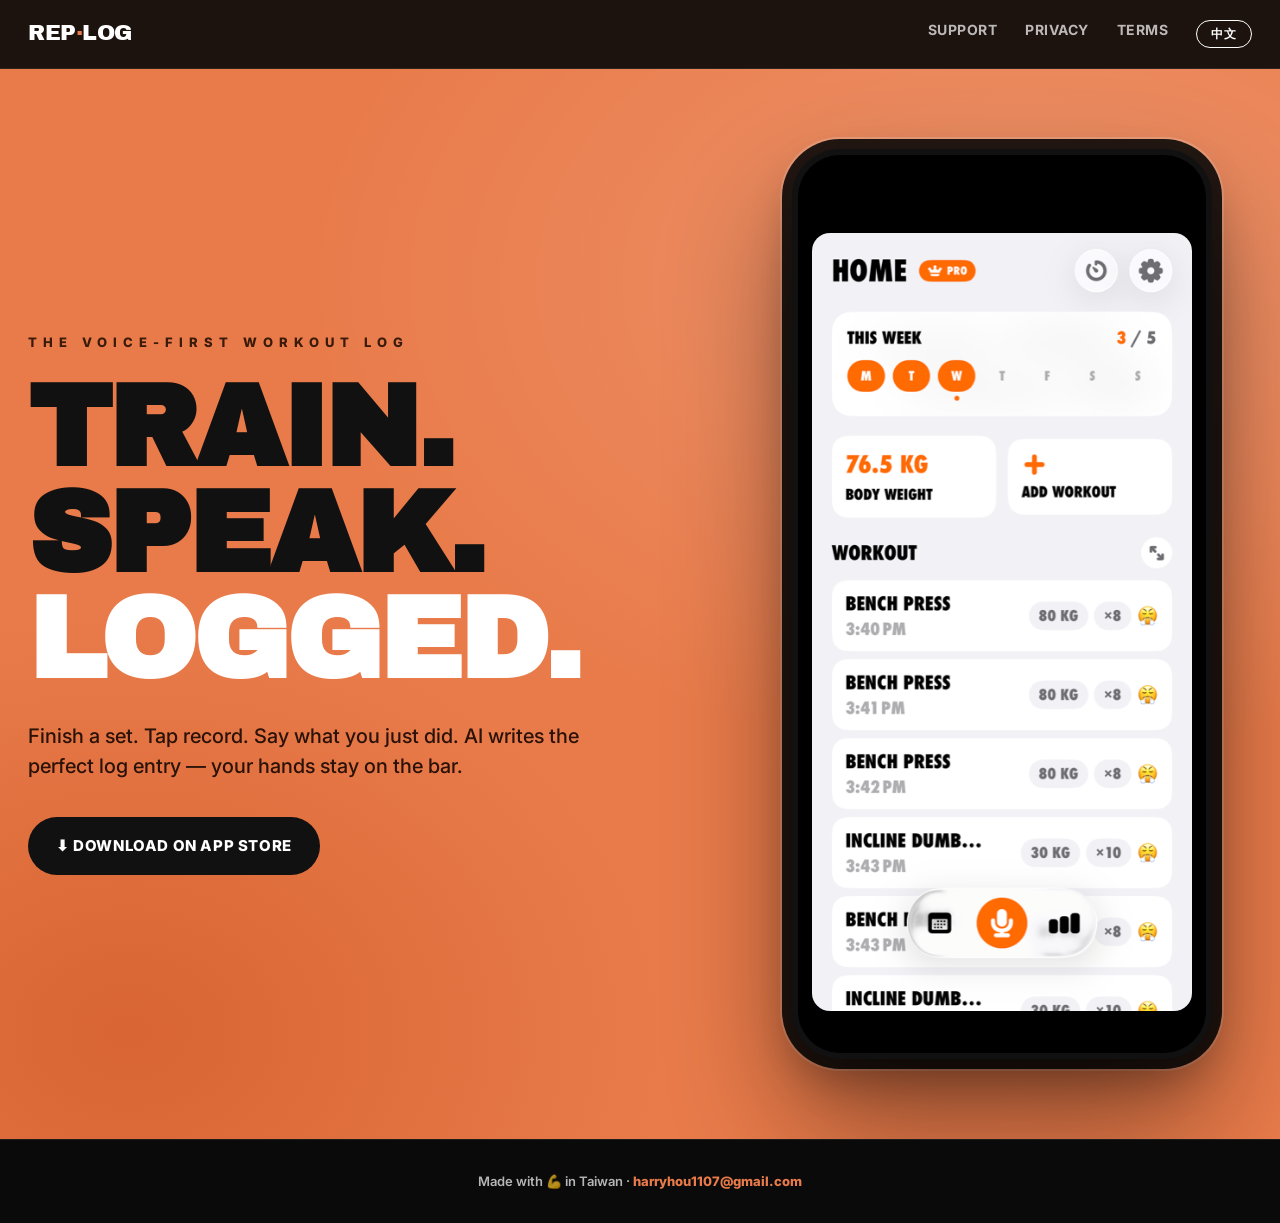
<file: index.html>
<!doctype html>
<html lang="en">
<head>
<meta charset="utf-8">
<meta name="viewport" content="width=device-width,initial-scale=1">
<title>RepLog · Train. Speak. Logged.</title>
<meta name="description" content="RepLog is a voice-first workout logger. Speak a set — AI parses exercise, weight, reps and sets automatically. RepLog 是一款語音輸入的健身訓練日誌，AI 自動解析動作、重量、次數，讓你專注訓練。">
<link rel="preconnect" href="https://fonts.googleapis.com">
<link rel="preconnect" href="https://fonts.gstatic.com" crossorigin>
<link href="https://fonts.googleapis.com/css2?family=Inter:wght@400;600;800;900&family=Archivo+Black&display=swap" rel="stylesheet">
<link rel="stylesheet" href="./lang.css">
<style>
  :root{
    --black:#0a0a0a;
    --ink:#111;
    --white:#ffffff;
    --cream:#f5f1ec;
    --orange:#E97B4A;
    --orange-deep:#C9521F;
    --muted:#7a7a78;
    --line:#1f1f1f;
  }
  *{box-sizing:border-box;margin:0;padding:0}
  html,body{background:var(--orange);color:var(--ink);
    font-family:"Inter",-apple-system,BlinkMacSystemFont,"Helvetica Neue","PingFang TC",sans-serif;
    -webkit-font-smoothing:antialiased;line-height:1.45;min-height:100vh}
  a{color:inherit;text-decoration:none}
  img{max-width:100%;display:block}

  /* ====== TOPNAV ====== */
  .nav{position:sticky;top:0;z-index:50;background:rgba(10,10,10,.92);backdrop-filter:blur(20px);
       border-bottom:1px solid rgba(255,255,255,.08)}
  .nav-inner{max-width:1280px;margin:0 auto;padding:18px 28px;display:flex;align-items:center;justify-content:space-between}
  .brand{font-family:"Archivo Black",sans-serif;font-size:22px;letter-spacing:-.5px;text-transform:uppercase;color:var(--white)}
  .brand .dot{color:var(--orange)}
  .nav ul{display:flex;gap:28px;list-style:none;font-size:14px;font-weight:700;letter-spacing:.5px;text-transform:uppercase}
  .nav ul a{color:var(--white);opacity:.7;transition:opacity .2s,color .2s}
  .nav ul a:hover{opacity:1;color:var(--orange)}

  @media (max-width:720px){
    .nav ul{display:none}
  }

  /* ====== HERO ====== */
  .hero{position:relative;overflow:hidden;background:var(--orange);color:var(--ink);min-height:calc(100vh - 70px)}
  .hero::before{content:"";position:absolute;inset:0;
    background:radial-gradient(1200px 800px at 80% 20%, rgba(255,255,255,.18), transparent 60%),
               radial-gradient(900px 700px at 10% 90%, rgba(201,82,31,.55), transparent 60%);
    pointer-events:none}
  .hero-inner{position:relative;max-width:1280px;margin:0 auto;padding:80px 28px 80px;
    display:grid;grid-template-columns:1.15fr .85fr;gap:48px;align-items:center}
  .hero-eyebrow{font-size:13px;font-weight:800;letter-spacing:6px;text-transform:uppercase;color:#3a1a08;margin-bottom:24px}
  .hero h1{font-family:"Archivo Black",sans-serif;font-weight:900;letter-spacing:-3px;line-height:.92;
    font-size:clamp(64px,9vw,148px);text-transform:uppercase}
  .hero h1 .w{color:var(--white)}
  .hero p.lead{margin-top:28px;font-size:20px;font-weight:500;color:#2a1208;max-width:560px;line-height:1.5}
  .hero p.lead .zh{display:block;margin-top:6px;font-weight:600;color:#1a0a04}
  .hero-cta{margin-top:36px;display:flex;gap:14px;flex-wrap:wrap}
  .btn{display:inline-flex;align-items:center;gap:10px;padding:18px 28px;border-radius:999px;
    font-weight:800;font-size:15px;letter-spacing:.6px;text-transform:uppercase;transition:transform .2s,background .2s}
  .btn:hover{transform:translateY(-2px)}
  .btn-primary{background:var(--ink);color:var(--white)}
  .btn-primary:hover{background:#000}

  .hero-device{position:relative;display:flex;justify-content:center}
  .phone{width:min(420px,90%);aspect-ratio:9/19.5;border-radius:48px;
    background:#111;box-shadow:0 60px 120px rgba(0,0,0,.45),0 20px 40px rgba(0,0,0,.25),
      0 0 0 10px rgba(0,0,0,.85),0 0 0 12px rgba(255,255,255,.18);
    overflow:hidden;position:relative}
  .phone .screen{position:absolute;inset:6px;border-radius:42px;overflow:hidden;background:#000;
    display:flex;align-items:center;justify-content:center;padding:54px 14px 18px}
  .phone .screen img{width:100%;height:auto;max-height:100%;object-fit:contain;display:block;border-radius:18px}
  .phone .pill{position:absolute;left:50%;top:18px;transform:translateX(-50%);width:90px;height:24px;background:#000;border-radius:99px;z-index:2}

  @media (max-width:900px){
    .hero-inner{grid-template-columns:1fr;padding:48px 24px 64px;gap:40px}
    .hero-device{order:-1}
    .phone{width:min(280px,70%)}
  }

  /* ====== FOOTER ====== */
  footer{padding:32px 28px;text-align:center;color:rgba(255,255,255,.7);font-size:13px;font-weight:600;
    border-top:1px solid rgba(255,255,255,.08);background:var(--black)}
  footer a{color:var(--orange);font-weight:800;text-decoration:none}
  footer a:hover{text-decoration:underline}

  /* ====== UTIL ====== */
  ::selection{background:var(--ink);color:var(--orange)}
</style>
</head>
<body>

<!-- NAV -->
<nav class="nav dark">
  <div class="nav-inner">
    <a href="#" class="brand">REP<span class="dot">·</span>LOG</a>
    <ul>
      <li><a href="./support.html">Support</a></li>
      <li><a href="./privacy.html">Privacy</a></li>
      <li><a href="./terms.html">Terms</a></li>
      <li><button type="button" class="lang-toggle" data-lang-toggle>中文</button></li>
    </ul>
  </div>
</nav>

<!-- HERO -->
<section class="hero">
  <div class="hero-inner">
    <div>
      <div class="hero-eyebrow">
        <span data-lang="en">The Voice-First Workout Log</span>
        <span data-lang="zh">語音優先的健身日誌</span>
      </div>
      <h1>
        <span data-lang="en">TRAIN.<br>SPEAK.<br><span class="w">LOGGED.</span></span>
        <span data-lang="zh">開練。<br>開講。<br><span class="w">入帳。</span></span>
      </h1>
      <p class="lead">
        <span data-lang="en">Finish a set. Tap record. Say what you just did. AI writes the perfect log entry — your hands stay on the bar.</span>
        <span data-lang="zh">舉完一組，按下錄音，講出你做的動作。AI 自動寫進日記，雙手不必離開槓鈴。</span>
      </p>
      <div class="hero-cta">
        <a href="#" class="btn btn-primary">
          <span data-lang="en">⬇ Download on App Store</span>
          <span data-lang="zh">⬇ 從 App Store 下載</span>
        </a>
      </div>
    </div>
    <div class="hero-device">
      <div class="phone">
        <div class="pill"></div>
        <div class="screen">
          <img src="./screenshot-home.png" alt="RepLog home screen — voice-first workout log" />
        </div>
      </div>
    </div>
  </div>
</section>

<footer>
  <span data-lang="en">Made with 💪 in Taiwan · <a href="mailto:harryhou1107@gmail.com">harryhou1107@gmail.com</a></span>
  <span data-lang="zh">在台灣用 💪 打造 · <a href="mailto:harryhou1107@gmail.com">harryhou1107@gmail.com</a></span>
</footer>

<script src="./lang.js"></script>

</body>
</html>
</file>
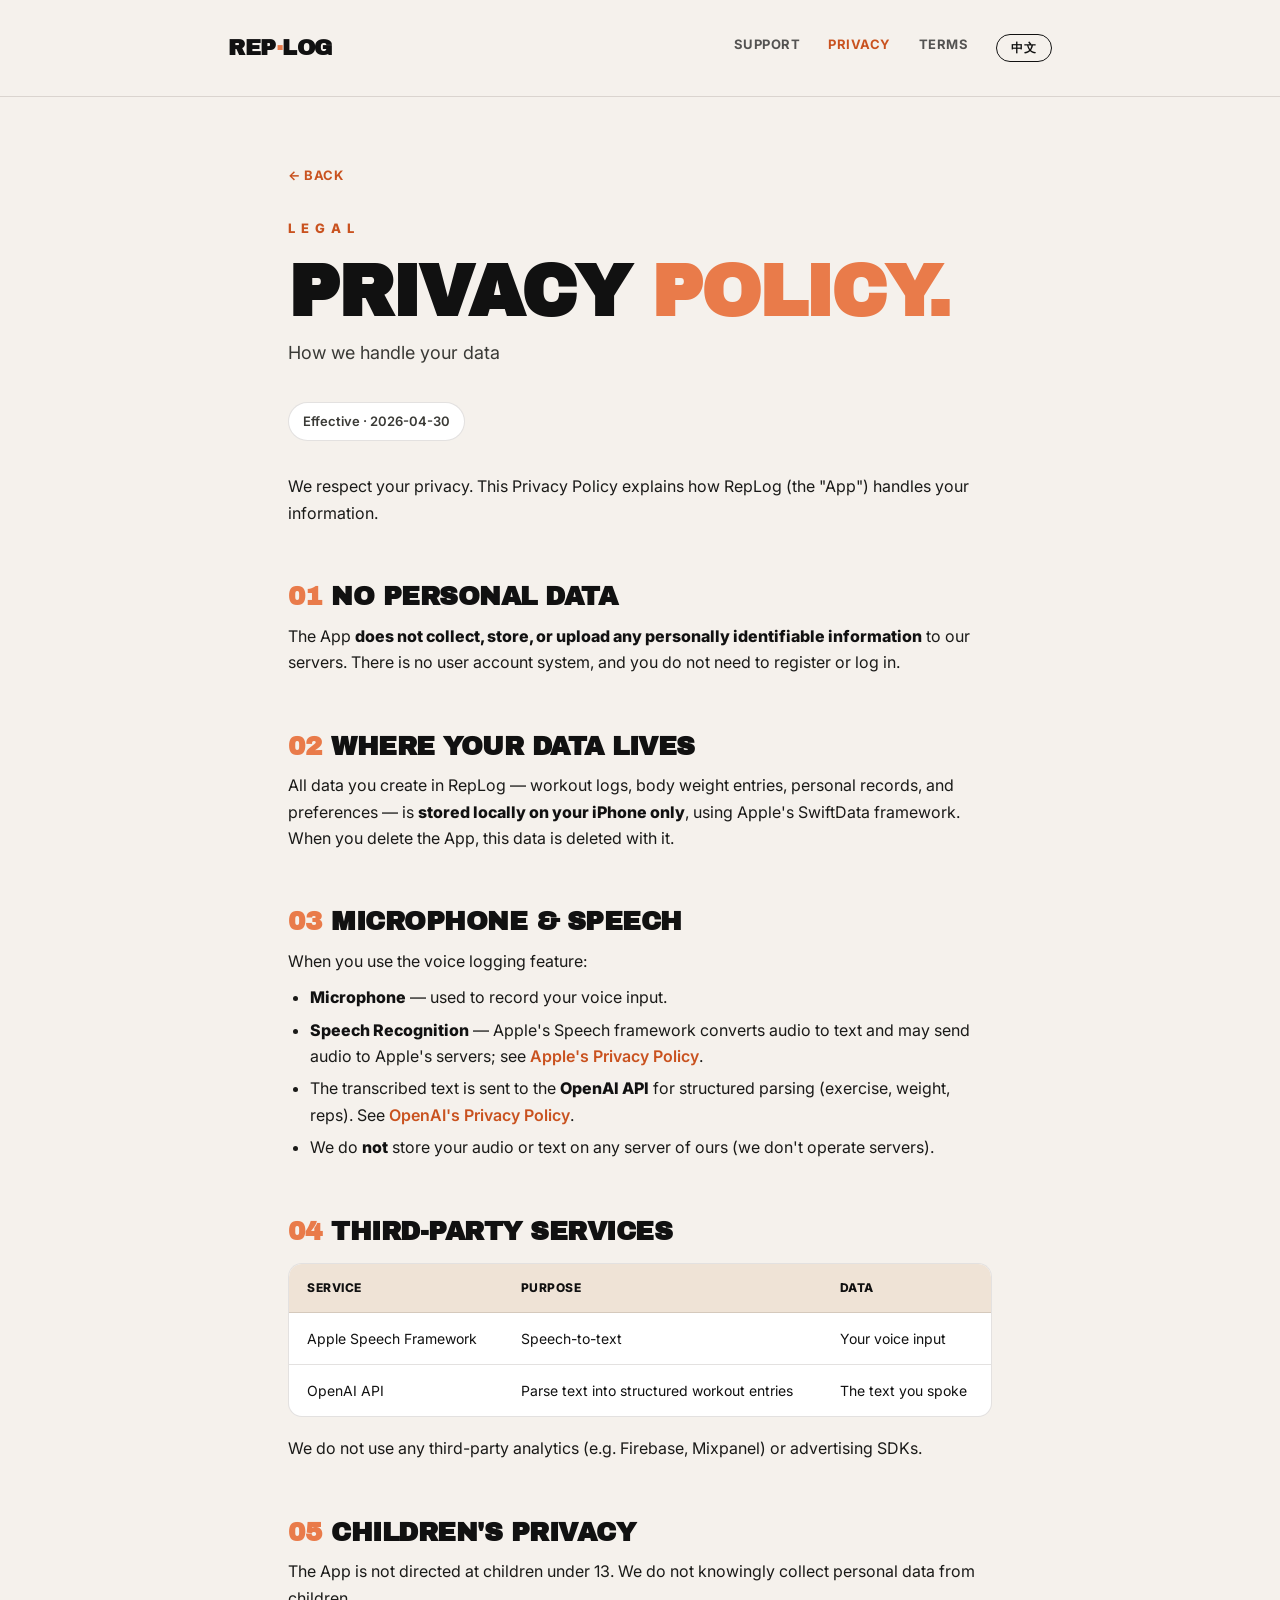
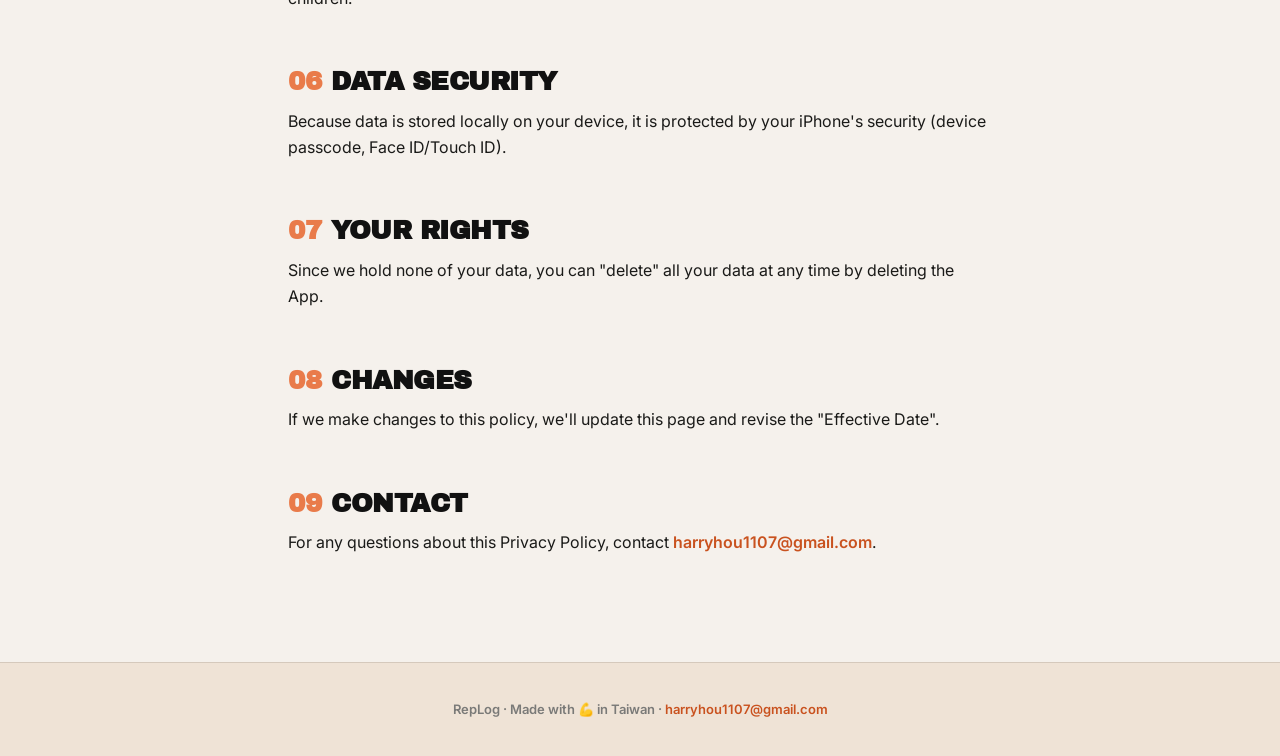
<file: privacy.html>
<!doctype html>
<html lang="en">
<head>
<meta charset="utf-8">
<meta name="viewport" content="width=device-width,initial-scale=1">
<title>RepLog · Privacy Policy / 隱私權政策</title>
<meta name="description" content="RepLog Privacy Policy: we don't collect personal data; all workout data stays on your device. RepLog 隱私權政策：我們不收集個人資料，所有訓練資料只存在你的裝置上。">
<link rel="preconnect" href="https://fonts.googleapis.com">
<link rel="preconnect" href="https://fonts.gstatic.com" crossorigin>
<link href="https://fonts.googleapis.com/css2?family=Inter:wght@400;600;800;900&family=Archivo+Black&display=swap" rel="stylesheet">
<link rel="stylesheet" href="./lang.css">
<style>
  :root{
    --black:#0a0a0a;
    --ink:#111;
    --white:#ffffff;
    --cream:#f5f1ec;
    --cream-deep:#efe3d6;
    --orange:#E97B4A;
    --orange-deep:#C9521F;
    --muted:#7a7a78;
    --line:rgba(26,10,4,.12);
    --card:#ffffff;
  }
  *{box-sizing:border-box;margin:0;padding:0}
  html,body{background:var(--cream);color:var(--ink);
    font-family:"Inter",-apple-system,BlinkMacSystemFont,"Helvetica Neue","PingFang TC",sans-serif;
    -webkit-font-smoothing:antialiased;line-height:1.65}
  a{color:var(--orange-deep);text-decoration:none;font-weight:600}
  a:hover{text-decoration:underline}

  /* ====== NAV ====== */
  .nav{position:sticky;top:0;z-index:50;background:rgba(245,241,236,.92);backdrop-filter:blur(20px);
       border-bottom:1px solid var(--line)}
  .nav-inner{max-width:880px;margin:0 auto;padding:18px 28px;display:flex;align-items:center;justify-content:space-between}
  .brand{font-family:"Archivo Black",sans-serif;font-size:22px;letter-spacing:-.5px;text-transform:uppercase;color:var(--ink)}
  .brand .dot{color:var(--orange)}
  .nav ul{display:flex;gap:28px;list-style:none;font-size:13px;font-weight:700;letter-spacing:.5px;text-transform:uppercase}
  .nav ul a{color:var(--ink);opacity:.7;font-weight:700;transition:opacity .2s}
  .nav ul a:hover{opacity:1;text-decoration:none}
  .nav ul a.active{opacity:1;color:var(--orange-deep)}
  @media (max-width:720px){.nav ul{display:none}}

  /* ====== PAGE ====== */
  .wrap{max-width:760px;margin:0 auto;padding:64px 28px 96px}
  .back{display:inline-flex;align-items:center;gap:6px;color:var(--orange-deep);font-weight:700;
        font-size:13px;letter-spacing:.5px;text-transform:uppercase;margin-bottom:32px}
  .back:hover{text-decoration:none;color:var(--ink)}

  .page-eyebrow{font-size:13px;font-weight:800;letter-spacing:6px;text-transform:uppercase;color:var(--orange-deep);margin-bottom:18px}
  h1{font-family:"Archivo Black",sans-serif;font-size:clamp(44px,7vw,72px);line-height:.95;
     letter-spacing:-2px;text-transform:uppercase;color:var(--ink)}
  h1 .o{color:var(--orange)}
  .sub{margin-top:12px;font-size:18px;color:#3a3a36}
  .effective{display:inline-block;background:var(--white);border:1px solid var(--line);
             padding:8px 14px;border-radius:999px;font-size:13px;font-weight:600;
             color:#3a3a36;margin-top:24px}

  h2{font-family:"Archivo Black",sans-serif;font-size:26px;line-height:1.1;letter-spacing:-.5px;
     text-transform:uppercase;color:var(--ink);margin:56px 0 12px}
  h2 .num{color:var(--orange);margin-right:10px}
  h3{font-family:"Inter",sans-serif;font-size:17px;font-weight:800;margin:24px 0 8px;color:var(--ink)}
  p{margin:10px 0;color:#1a1a18;font-size:16px}
  strong{font-weight:800;color:var(--ink)}
  ul{margin:10px 0 10px 22px;padding:0}
  ul li{margin:6px 0;color:#1a1a18}

  table{width:100%;border-collapse:separate;border-spacing:0;margin:18px 0;
        background:var(--white);border:1px solid var(--line);border-radius:14px;overflow:hidden}
  th,td{padding:14px 18px;text-align:left;border-bottom:1px solid var(--line);font-size:14px;vertical-align:top}
  th{background:var(--cream-deep);font-weight:800;text-transform:uppercase;letter-spacing:.5px;font-size:12px;color:var(--ink)}
  tr:last-child td{border-bottom:0}

  .lang-divider{display:flex;align-items:center;gap:18px;margin:72px 0 48px;color:var(--muted);
                font-family:"Archivo Black",sans-serif;font-size:13px;letter-spacing:4px;text-transform:uppercase}
  .lang-divider::before,.lang-divider::after{content:"";flex:1;height:2px;background:var(--line)}

  /* ====== FOOTER ====== */
  footer{padding:36px 28px;text-align:center;color:var(--muted);font-size:13px;font-weight:600;
         border-top:1px solid var(--line);background:var(--cream-deep)}
  footer a{color:var(--orange-deep)}

  ::selection{background:var(--orange);color:var(--ink)}
</style>
</head>
<body>

<nav class="nav light">
  <div class="nav-inner">
    <a href="./" class="brand">REP<span class="dot">·</span>LOG</a>
    <ul>
      <li><a href="./support.html">Support</a></li>
      <li><a href="./privacy.html" class="active">Privacy</a></li>
      <li><a href="./terms.html">Terms</a></li>
      <li><button type="button" class="lang-toggle" data-lang-toggle>中文</button></li>
    </ul>
  </div>
</nav>

<div class="wrap">

<a href="./" class="back"><span data-lang="en">← Back</span><span data-lang="zh">← 回到首頁</span></a>

<div class="page-eyebrow"><span data-lang="en">Legal</span><span data-lang="zh">法律</span></div>
<h1><span data-lang="en">Privacy <span class="o">Policy.</span></span><span data-lang="zh">隱私 <span class="o">政策。</span></span></h1>
<p class="sub"><span data-lang="en">How we handle your data</span><span data-lang="zh">隱私權政策</span></p>
<span class="effective"><span data-lang="en">Effective · 2026-04-30</span><span data-lang="zh">生效日期 · 2026-04-30</span></span>

<div data-lang-block="en">
<p style="margin-top:32px">We respect your privacy. This Privacy Policy explains how RepLog (the "App") handles your information.</p>

<h2><span class="num">01</span>No Personal Data</h2>
<p>The App <strong>does not collect, store, or upload any personally identifiable information</strong> to our servers. There is no user account system, and you do not need to register or log in.</p>

<h2><span class="num">02</span>Where Your Data Lives</h2>
<p>All data you create in RepLog — workout logs, body weight entries, personal records, and preferences — is <strong>stored locally on your iPhone only</strong>, using Apple's SwiftData framework. When you delete the App, this data is deleted with it.</p>

<h2><span class="num">03</span>Microphone &amp; Speech</h2>
<p>When you use the voice logging feature:</p>
<ul>
  <li><strong>Microphone</strong> — used to record your voice input.</li>
  <li><strong>Speech Recognition</strong> — Apple's Speech framework converts audio to text and may send audio to Apple's servers; see <a href="https://www.apple.com/legal/privacy/" target="_blank" rel="noopener">Apple's Privacy Policy</a>.</li>
  <li>The transcribed text is sent to the <strong>OpenAI API</strong> for structured parsing (exercise, weight, reps). See <a href="https://openai.com/policies/privacy-policy" target="_blank" rel="noopener">OpenAI's Privacy Policy</a>.</li>
  <li>We do <strong>not</strong> store your audio or text on any server of ours (we don't operate servers).</li>
</ul>

<h2><span class="num">04</span>Third-Party Services</h2>
<table>
  <tr><th>Service</th><th>Purpose</th><th>Data</th></tr>
  <tr><td>Apple Speech Framework</td><td>Speech-to-text</td><td>Your voice input</td></tr>
  <tr><td>OpenAI API</td><td>Parse text into structured workout entries</td><td>The text you spoke</td></tr>
</table>
<p>We do not use any third-party analytics (e.g. Firebase, Mixpanel) or advertising SDKs.</p>

<h2><span class="num">05</span>Children's Privacy</h2>
<p>The App is not directed at children under 13. We do not knowingly collect personal data from children.</p>

<h2><span class="num">06</span>Data Security</h2>
<p>Because data is stored locally on your device, it is protected by your iPhone's security (device passcode, Face ID/Touch ID).</p>

<h2><span class="num">07</span>Your Rights</h2>
<p>Since we hold none of your data, you can "delete" all your data at any time by deleting the App.</p>

<h2><span class="num">08</span>Changes</h2>
<p>If we make changes to this policy, we'll update this page and revise the "Effective Date".</p>

<h2><span class="num">09</span>Contact</h2>
<p>For any questions about this Privacy Policy, contact <a href="mailto:harryhou1107@gmail.com">harryhou1107@gmail.com</a>.</p>
</div>



<div data-lang-block="zh">
<p>我們重視你的隱私。本隱私權政策說明 RepLog（以下稱「本 App」）如何處理你的資訊。</p>

<h2><span class="num">01</span>不收集個人資料</h2>
<p>本 App <strong>不會收集、儲存、或上傳任何可識別個人身分的資料</strong>到我們的伺服器。我們沒有使用者帳號系統，也不需要你註冊或登入。</p>

<h2><span class="num">02</span>資料儲存位置</h2>
<p>你在 RepLog 中建立的所有資料——包括訓練紀錄、體重紀錄、個人最佳成績、設定偏好——都<strong>僅儲存在你的 iPhone 本機裝置上</strong>，使用 Apple 的 SwiftData 框架。當你刪除 App 時，這些資料會一併被刪除。</p>

<h2><span class="num">03</span>麥克風與語音辨識</h2>
<p>當你使用語音記錄功能時：</p>
<ul>
  <li><strong>麥克風</strong>：用於錄製你的語音輸入。</li>
  <li><strong>語音辨識</strong>：使用 Apple 內建的 Speech 框架將語音轉換為文字。Apple 的語音辨識可能會將音訊送往 Apple 的伺服器處理；詳情請參考 <a href="https://www.apple.com/legal/privacy/" target="_blank" rel="noopener">Apple 隱私權政策</a>。</li>
  <li>轉成的文字會被傳送至 <strong>OpenAI API</strong> 進行結構化解析（辨識動作名稱、重量、次數等）。詳情請參考 <a href="https://openai.com/policies/privacy-policy" target="_blank" rel="noopener">OpenAI Privacy Policy</a>。</li>
  <li>我們<strong>不會</strong>將你的音訊或文字儲存在我們的任何伺服器（我們沒有伺服器）。</li>
</ul>

<h2><span class="num">04</span>第三方服務</h2>
<table>
  <tr><th>服務</th><th>用途</th><th>資料</th></tr>
  <tr><td>Apple Speech Framework</td><td>語音轉文字</td><td>你的語音輸入</td></tr>
  <tr><td>OpenAI API</td><td>將文字解析為結構化訓練紀錄</td><td>你說出的訓練內容文字</td></tr>
</table>
<p>我們不使用任何第三方分析（如 Firebase、Mixpanel）或廣告 SDK。</p>

<h2><span class="num">05</span>兒童隱私</h2>
<p>本 App 不針對 13 歲以下兒童。我們不會故意收集兒童的個人資料。</p>

<h2><span class="num">06</span>資料安全</h2>
<p>由於資料僅儲存在你的裝置本機，其安全性受你的 iPhone 系統保護（裝置密碼、Face ID/Touch ID）。</p>

<h2><span class="num">07</span>你的權利</h2>
<p>由於我們不持有你的任何資料，你隨時可以透過刪除 App 來「刪除」所有資料。</p>

<h2><span class="num">08</span>政策變更</h2>
<p>如本政策有任何變更，我們會更新本頁面並修改「生效日期」。</p>

<h2><span class="num">09</span>聯絡我們</h2>
<p>如對本隱私權政策有任何疑問，請聯絡 <a href="mailto:harryhou1107@gmail.com">harryhou1107@gmail.com</a>。</p>
</div>

</div>

<footer>
  <span data-lang="en">RepLog · Made with 💪 in Taiwan · <a href="mailto:harryhou1107@gmail.com">harryhou1107@gmail.com</a></span><span data-lang="zh">RepLog · 在台灣用 💪 打造 · <a href="mailto:harryhou1107@gmail.com">harryhou1107@gmail.com</a></span>
</footer>

<script src="./lang.js"></script>

</body>
</html>
</file>
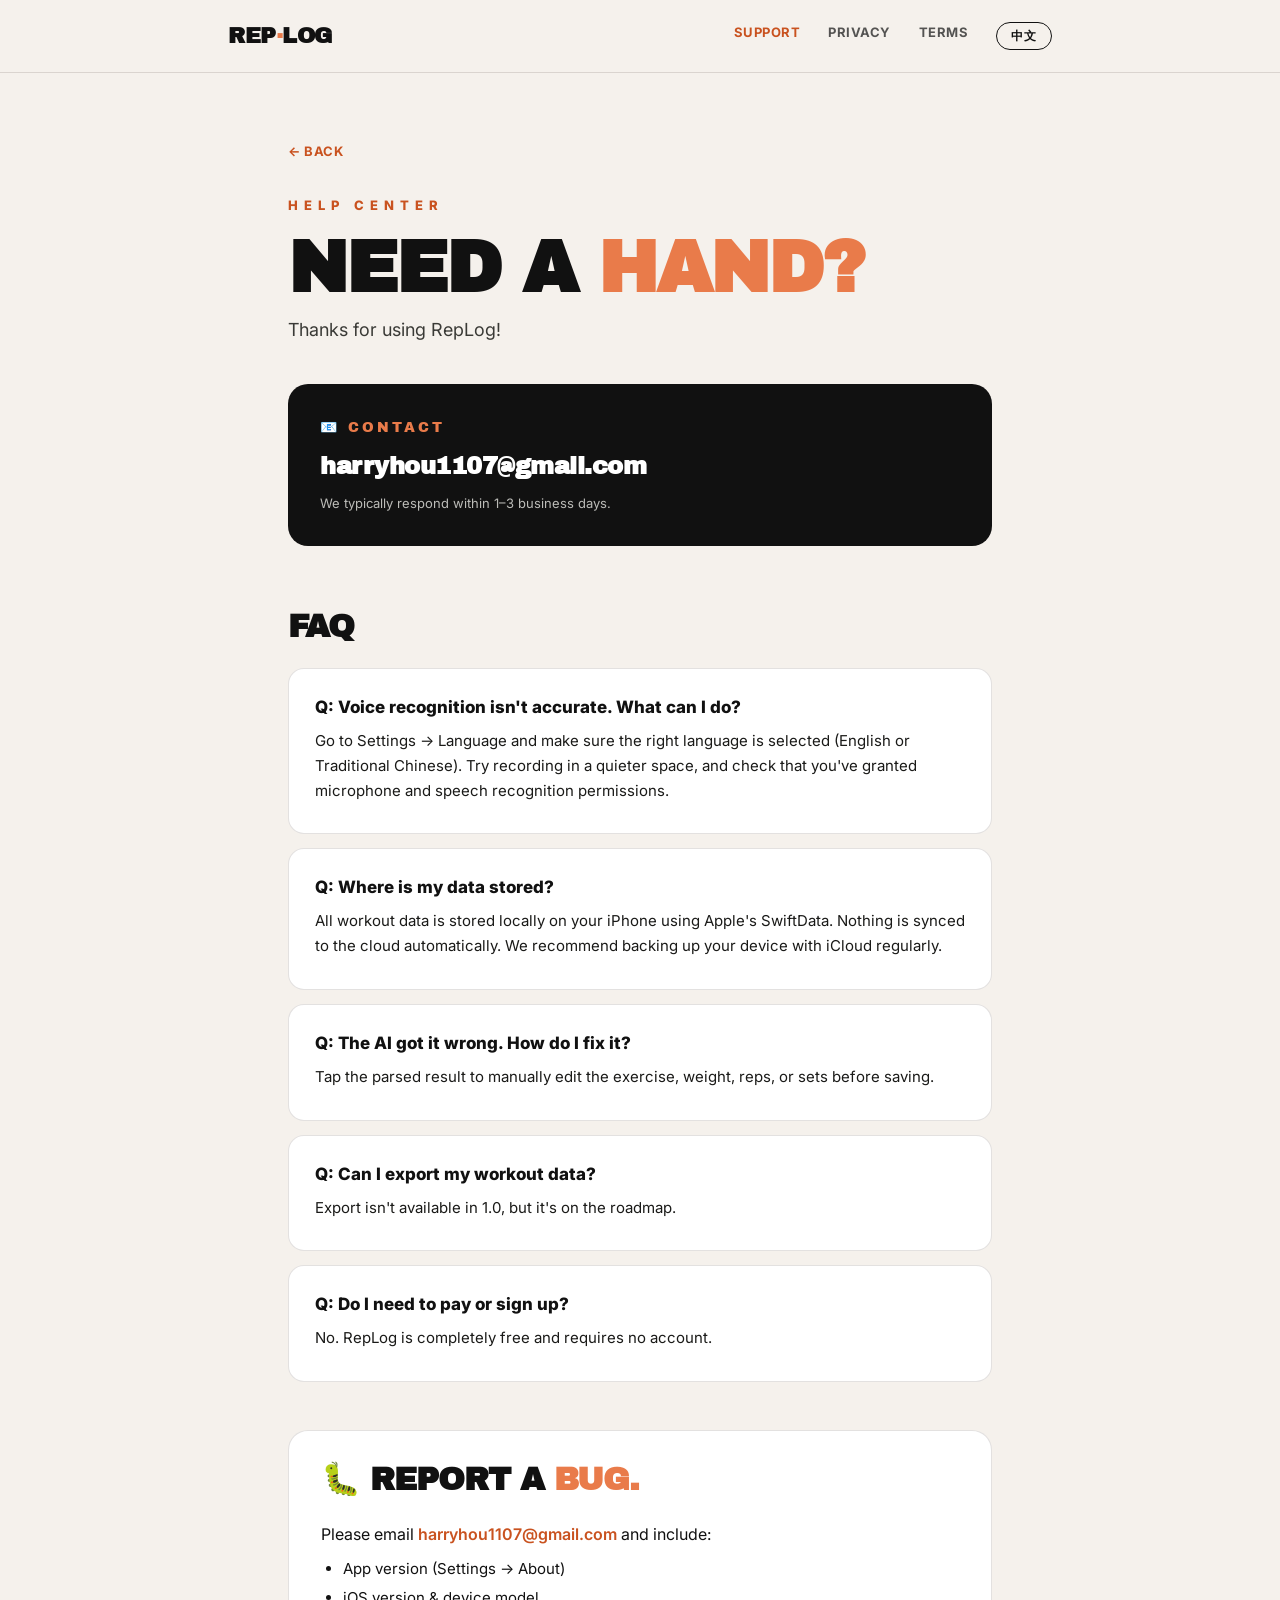
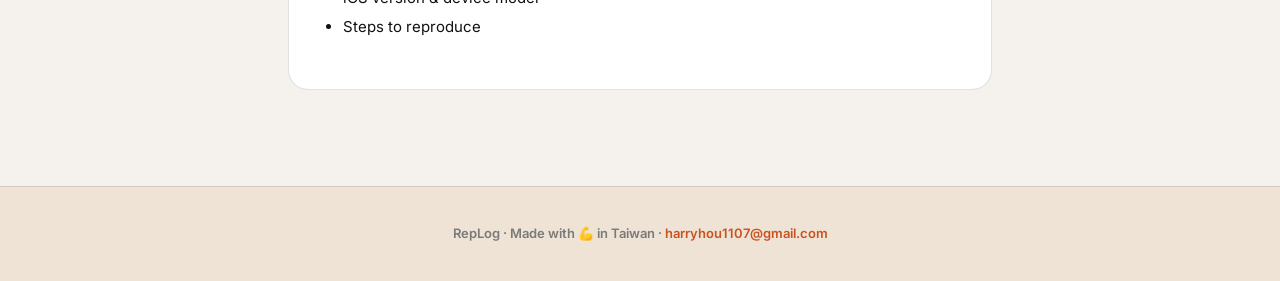
<file: support.html>
<!doctype html>
<html lang="en">
<head>
<meta charset="utf-8">
<meta name="viewport" content="width=device-width,initial-scale=1">
<title>RepLog · Support / 支援中心</title>
<meta name="description" content="RepLog Support: FAQ, contact, bug reports. RepLog 支援中心：常見問題、聯絡方式、回報問題。">
<link rel="preconnect" href="https://fonts.googleapis.com">
<link rel="preconnect" href="https://fonts.gstatic.com" crossorigin>
<link href="https://fonts.googleapis.com/css2?family=Inter:wght@400;600;800;900&family=Archivo+Black&display=swap" rel="stylesheet">
<link rel="stylesheet" href="./lang.css">
<style>
  :root{
    --black:#0a0a0a;
    --ink:#111;
    --white:#ffffff;
    --cream:#f5f1ec;
    --cream-deep:#efe3d6;
    --orange:#E97B4A;
    --orange-deep:#C9521F;
    --muted:#7a7a78;
    --line:rgba(26,10,4,.12);
  }
  *{box-sizing:border-box;margin:0;padding:0}
  html,body{background:var(--cream);color:var(--ink);
    font-family:"Inter",-apple-system,BlinkMacSystemFont,"Helvetica Neue","PingFang TC",sans-serif;
    -webkit-font-smoothing:antialiased;line-height:1.65}
  a{color:var(--orange-deep);text-decoration:none;font-weight:600}
  a:hover{text-decoration:underline}

  .nav{position:sticky;top:0;z-index:50;background:rgba(245,241,236,.92);backdrop-filter:blur(20px);
       border-bottom:1px solid var(--line)}
  .nav-inner{max-width:880px;margin:0 auto;padding:18px 28px;display:flex;align-items:center;justify-content:space-between}
  .brand{font-family:"Archivo Black",sans-serif;font-size:22px;letter-spacing:-.5px;text-transform:uppercase;color:var(--ink)}
  .brand .dot{color:var(--orange)}
  .nav ul{display:flex;gap:28px;list-style:none;font-size:13px;font-weight:700;letter-spacing:.5px;text-transform:uppercase}
  .nav ul a{color:var(--ink);opacity:.7;font-weight:700;transition:opacity .2s}
  .nav ul a:hover{opacity:1;text-decoration:none}
  .nav ul a.active{opacity:1;color:var(--orange-deep)}
  @media (max-width:720px){.nav ul{display:none}}

  .wrap{max-width:760px;margin:0 auto;padding:64px 28px 96px}
  .back{display:inline-flex;align-items:center;gap:6px;color:var(--orange-deep);font-weight:700;
        font-size:13px;letter-spacing:.5px;text-transform:uppercase;margin-bottom:32px}
  .back:hover{text-decoration:none;color:var(--ink)}

  .page-eyebrow{font-size:13px;font-weight:800;letter-spacing:6px;text-transform:uppercase;color:var(--orange-deep);margin-bottom:18px}
  h1{font-family:"Archivo Black",sans-serif;font-size:clamp(44px,7vw,72px);line-height:.95;
     letter-spacing:-2px;text-transform:uppercase;color:var(--ink)}
  h1 .o{color:var(--orange)}
  .sub{margin-top:12px;font-size:18px;color:#3a3a36}

  .contact{margin-top:40px;background:var(--ink);color:var(--white);border-radius:20px;padding:32px;
           display:flex;justify-content:space-between;align-items:center;flex-wrap:wrap;gap:18px}
  .contact .label{font-family:"Archivo Black",sans-serif;font-size:14px;letter-spacing:3px;text-transform:uppercase;color:var(--orange);margin-bottom:8px}
  .contact .email{font-family:"Archivo Black",sans-serif;font-size:24px;color:var(--white);text-decoration:none;letter-spacing:-.5px}
  .contact .email:hover{color:var(--orange);text-decoration:none}
  .contact .meta{font-size:13px;color:#bcbcb8;margin-top:6px}

  h2{font-family:"Archivo Black",sans-serif;font-size:32px;line-height:1.05;letter-spacing:-1px;
     text-transform:uppercase;color:var(--ink);margin:64px 0 24px}
  h2 .o{color:var(--orange)}

  .faq{display:flex;flex-direction:column;gap:14px}
  .qa{background:var(--white);border:1px solid var(--line);border-radius:16px;padding:24px 26px;
      transition:border-color .2s}
  .qa:hover{border-color:var(--orange)}
  .qa h3{font-family:"Inter",sans-serif;font-size:17px;font-weight:800;color:var(--ink);margin-bottom:8px}
  .qa h3.zh{margin-top:14px;color:#3a3a36;font-size:15px;font-weight:700}
  .qa p{font-size:15px;color:#1a1a18;margin:6px 0}
  .qa p.zh{color:#3a3a36;font-size:14px}

  .bug{margin-top:48px;background:var(--white);border:1px solid var(--line);border-radius:20px;padding:32px}
  .bug h2{margin-top:0}
  .bug ul{margin:10px 0 18px 22px}
  .bug li{margin:4px 0;font-size:15px}

  footer{padding:36px 28px;text-align:center;color:var(--muted);font-size:13px;font-weight:600;
         border-top:1px solid var(--line);background:var(--cream-deep)}
  footer a{color:var(--orange-deep)}

  ::selection{background:var(--orange);color:var(--ink)}
</style>
</head>
<body>

<nav class="nav light">
  <div class="nav-inner">
    <a href="./" class="brand">REP<span class="dot">·</span>LOG</a>
    <ul>
      <li><a href="./support.html" class="active">Support</a></li>
      <li><a href="./privacy.html">Privacy</a></li>
      <li><a href="./terms.html">Terms</a></li>
      <li><button type="button" class="lang-toggle" data-lang-toggle>中文</button></li>
    </ul>
  </div>
</nav>

<div class="wrap">

<a href="./" class="back"><span data-lang="en">← Back</span><span data-lang="zh">← 回到首頁</span></a>

<div class="page-eyebrow"><span data-lang="en">Help Center</span><span data-lang="zh">支援中心</span></div>
<h1><span data-lang="en">Need a <span class="o">hand?</span></span><span data-lang="zh">需要 <span class="o">幫忙？</span></span></h1>
<p class="sub"><span data-lang="en">Thanks for using RepLog!</span><span data-lang="zh">感謝使用 RepLog！</span></p>

<div class="contact">
  <div>
    <div class="label">📧 <span data-lang="en">Contact</span><span data-lang="zh">聯絡</span></div>
    <a class="email" href="mailto:harryhou1107@gmail.com">harryhou1107@gmail.com</a>
    <div class="meta"><span data-lang="en">We typically respond within 1–3 business days.</span><span data-lang="zh">我們通常會在 1–3 個工作天內回覆。</span></div>
  </div>
</div>

<h2><span data-lang="en">FAQ</span><span data-lang="zh"><span class="o">常見問題</span></span></h2>

<div class="faq">

  <div class="qa">
    <h3 data-lang="en">Q: Voice recognition isn't accurate. What can I do?</h3>
    <p data-lang="en">Go to Settings → Language and make sure the right language is selected (English or Traditional Chinese). Try recording in a quieter space, and check that you've granted microphone and speech recognition permissions.</p>
    <h3 class="zh" data-lang="zh">Q：語音辨識不準確怎麼辦？</h3>
    <p class="zh" data-lang="zh">請至「設定 → 語言」確認選擇了正確的語言（繁體中文或英文），並在安靜環境中錄音。也請確認系統已授予麥克風與語音辨識權限。</p>
  </div>

  <div class="qa">
    <h3 data-lang="en">Q: Where is my data stored?</h3>
    <p data-lang="en">All workout data is stored locally on your iPhone using Apple's SwiftData. Nothing is synced to the cloud automatically. We recommend backing up your device with iCloud regularly.</p>
    <h3 class="zh" data-lang="zh">Q：訓練紀錄儲存在哪裡？會不會不見？</h3>
    <p class="zh" data-lang="zh">所有資料都儲存在你的 iPhone 本機裝置上（使用 Apple 的 SwiftData）。資料不會自動同步到雲端，建議定期透過 iCloud 備份你的裝置。</p>
  </div>

  <div class="qa">
    <h3 data-lang="en">Q: The AI got it wrong. How do I fix it?</h3>
    <p data-lang="en">Tap the parsed result to manually edit the exercise, weight, reps, or sets before saving.</p>
    <h3 class="zh" data-lang="zh">Q：AI 解析錯誤怎麼辦？</h3>
    <p class="zh" data-lang="zh">點擊解析結果可以手動修正動作、重量、次數、組數任一欄位後再儲存。</p>
  </div>

  <div class="qa">
    <h3 data-lang="en">Q: Can I export my workout data?</h3>
    <p data-lang="en">Export isn't available in 1.0, but it's on the roadmap.</p>
    <h3 class="zh" data-lang="zh">Q：可以匯出我的訓練資料嗎？</h3>
    <p class="zh" data-lang="zh">1.0 版尚未支援匯出功能，已列入未來版本規劃。</p>
  </div>

  <div class="qa">
    <h3 data-lang="en">Q: Do I need to pay or sign up?</h3>
    <p data-lang="en">No. RepLog is completely free and requires no account.</p>
    <h3 class="zh" data-lang="zh">Q：我需要付費或註冊帳號嗎？</h3>
    <p class="zh" data-lang="zh">不用。RepLog 完全免費，也不需要註冊任何帳號。</p>
  </div>

</div>

<div class="bug">
  <h2>🐛 <span data-lang="en">Report a <span class="o">Bug.</span></span><span data-lang="zh">回報 <span class="o">問題。</span></span></h2>
  <div data-lang-block="en">
    <p>Please email <a href="mailto:harryhou1107@gmail.com">harryhou1107@gmail.com</a> and include:</p>
    <ul>
      <li>App version (Settings → About)</li>
      <li>iOS version &amp; device model</li>
      <li>Steps to reproduce</li>
    </ul>
  </div>
  <div data-lang-block="zh">
    <p>請來信 <a href="mailto:harryhou1107@gmail.com">harryhou1107@gmail.com</a>，並附上：</p>
    <ul>
      <li>App 版本（設定 → 關於）</li>
      <li>iOS 版本與裝置型號</li>
      <li>重現步驟</li>
    </ul>
  </div>
</div>

</div>

<footer>
  <span data-lang="en">RepLog · Made with 💪 in Taiwan · <a href="mailto:harryhou1107@gmail.com">harryhou1107@gmail.com</a></span><span data-lang="zh">RepLog · 在台灣用 💪 打造 · <a href="mailto:harryhou1107@gmail.com">harryhou1107@gmail.com</a></span>
</footer>

<script src="./lang.js"></script>

</body>
</html>
</file>
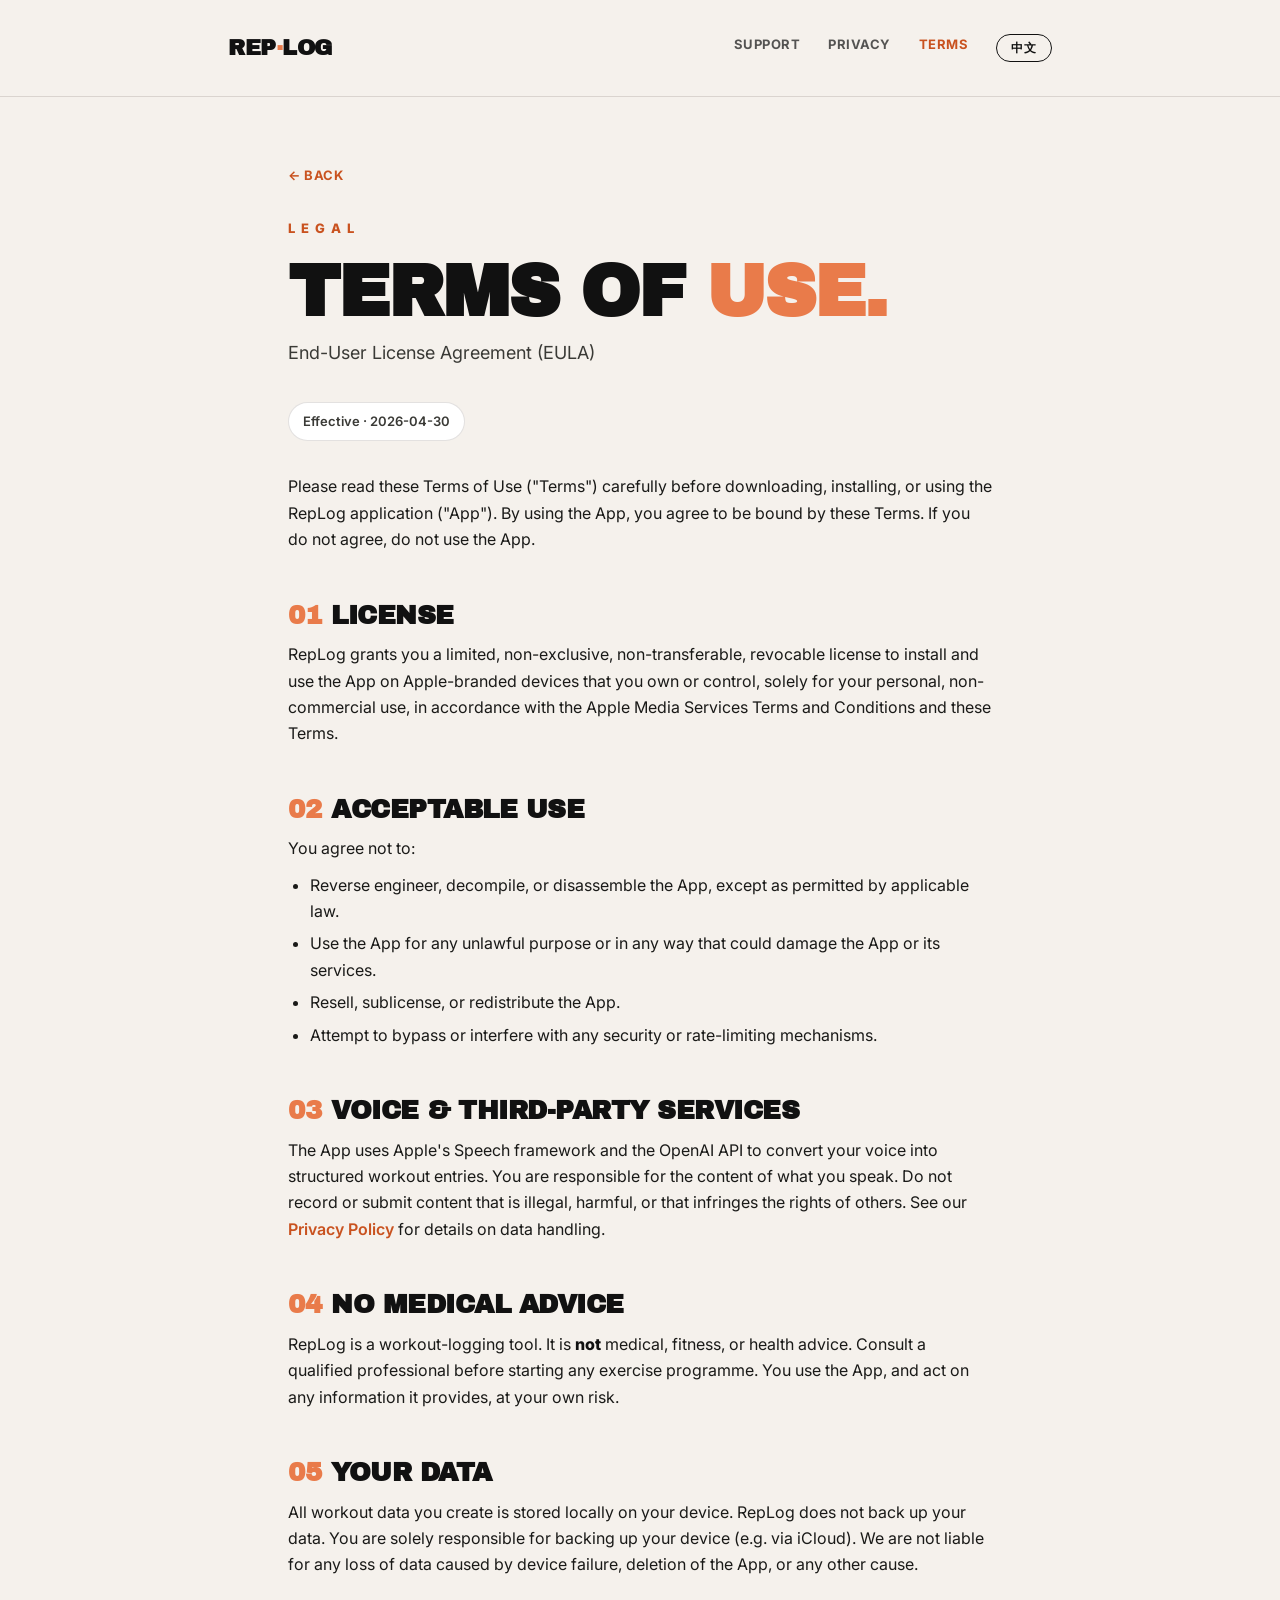
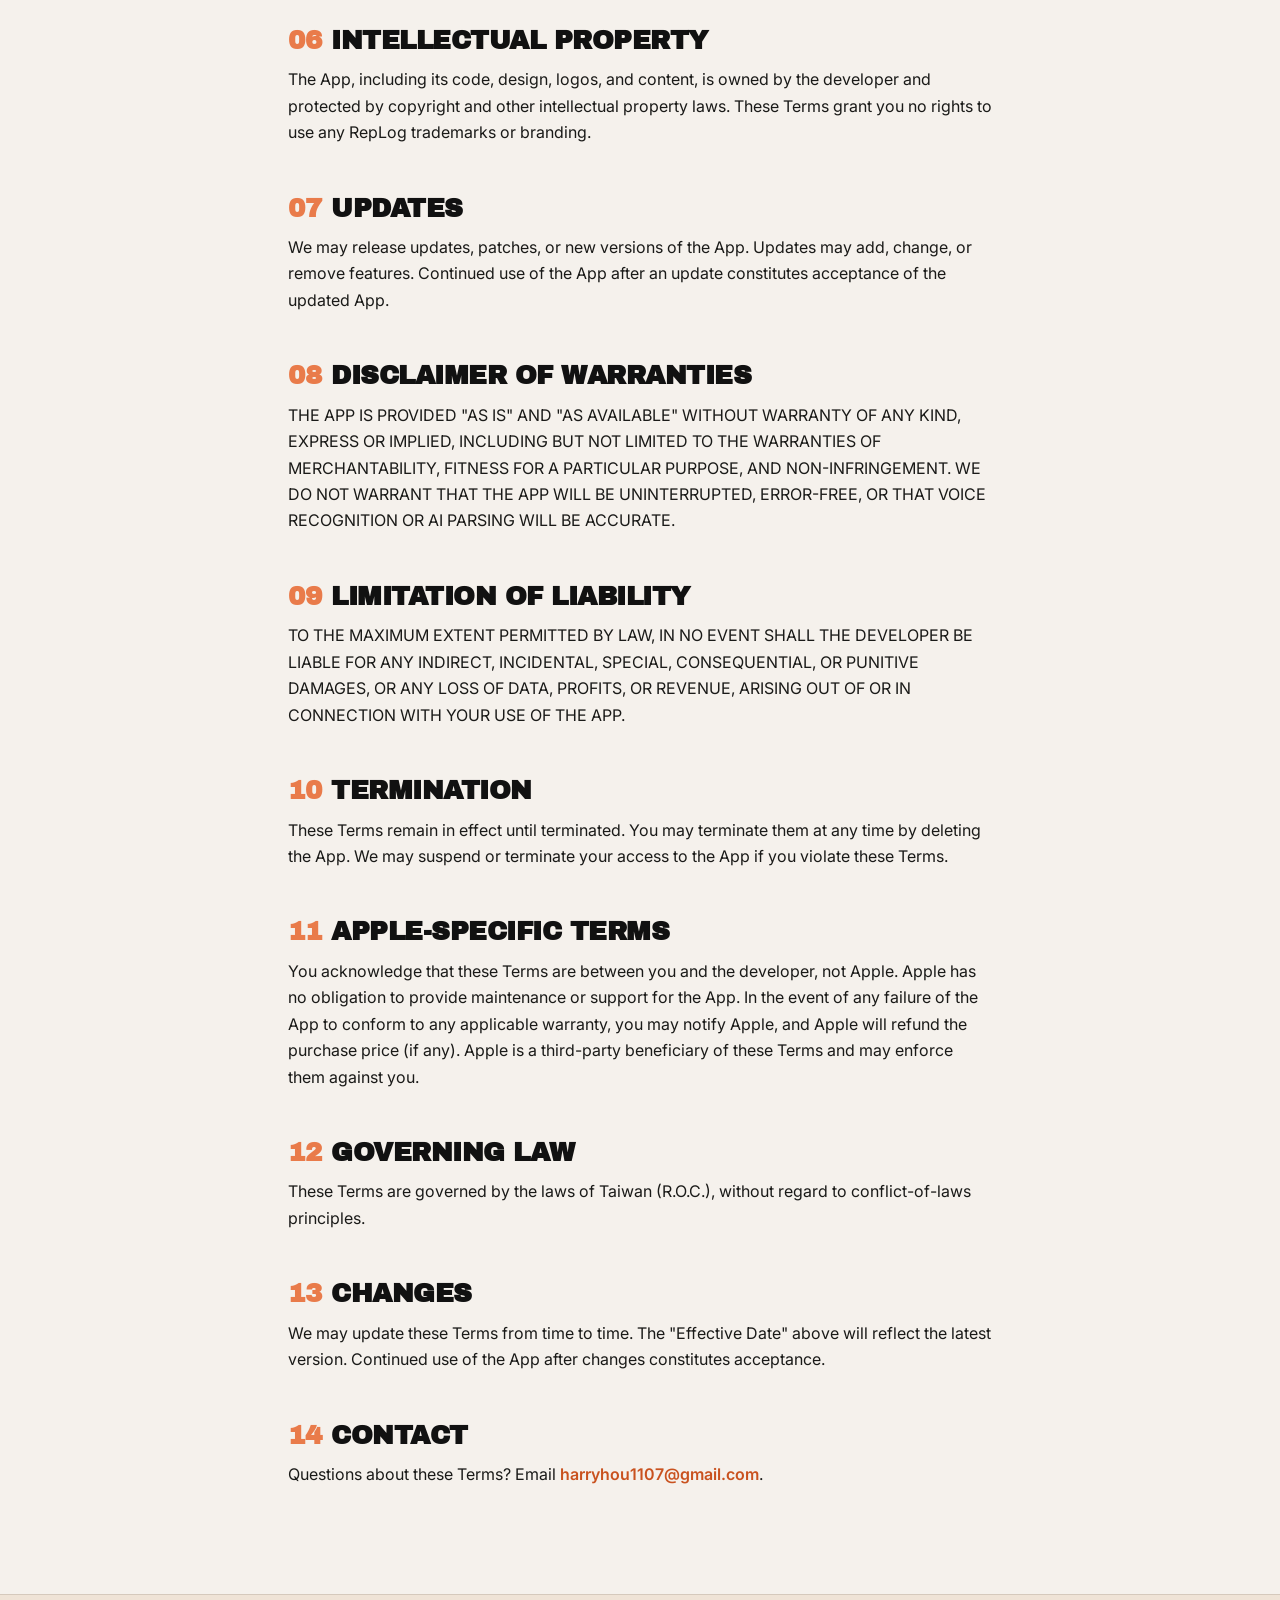
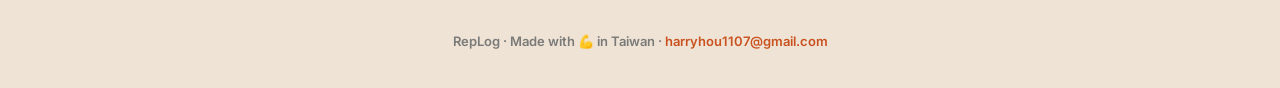
<file: terms.html>
<!doctype html>
<html lang="en">
<head>
<meta charset="utf-8">
<meta name="viewport" content="width=device-width,initial-scale=1">
<title>RepLog · Terms of Use / 使用條款</title>
<meta name="description" content="RepLog Terms of Use & End-User License Agreement (EULA). RepLog 使用條款與授權合約。">
<link rel="preconnect" href="https://fonts.googleapis.com">
<link rel="preconnect" href="https://fonts.gstatic.com" crossorigin>
<link href="https://fonts.googleapis.com/css2?family=Inter:wght@400;600;800;900&family=Archivo+Black&display=swap" rel="stylesheet">
<link rel="stylesheet" href="./lang.css">
<style>
  :root{
    --black:#0a0a0a;
    --ink:#111;
    --white:#ffffff;
    --cream:#f5f1ec;
    --cream-deep:#efe3d6;
    --orange:#E97B4A;
    --orange-deep:#C9521F;
    --muted:#7a7a78;
    --line:rgba(26,10,4,.12);
  }
  *{box-sizing:border-box;margin:0;padding:0}
  html,body{background:var(--cream);color:var(--ink);
    font-family:"Inter",-apple-system,BlinkMacSystemFont,"Helvetica Neue","PingFang TC",sans-serif;
    -webkit-font-smoothing:antialiased;line-height:1.65}
  a{color:var(--orange-deep);text-decoration:none;font-weight:600}
  a:hover{text-decoration:underline}

  .nav{position:sticky;top:0;z-index:50;background:rgba(245,241,236,.92);backdrop-filter:blur(20px);
       border-bottom:1px solid var(--line)}
  .nav-inner{max-width:880px;margin:0 auto;padding:18px 28px;display:flex;align-items:center;justify-content:space-between}
  .brand{font-family:"Archivo Black",sans-serif;font-size:22px;letter-spacing:-.5px;text-transform:uppercase;color:var(--ink)}
  .brand .dot{color:var(--orange)}
  .nav ul{display:flex;gap:28px;list-style:none;font-size:13px;font-weight:700;letter-spacing:.5px;text-transform:uppercase}
  .nav ul a{color:var(--ink);opacity:.7;font-weight:700;transition:opacity .2s}
  .nav ul a:hover{opacity:1;text-decoration:none}
  .nav ul a.active{opacity:1;color:var(--orange-deep)}
  @media (max-width:720px){.nav ul{display:none}}

  .wrap{max-width:760px;margin:0 auto;padding:64px 28px 96px}
  .back{display:inline-flex;align-items:center;gap:6px;color:var(--orange-deep);font-weight:700;
        font-size:13px;letter-spacing:.5px;text-transform:uppercase;margin-bottom:32px}
  .back:hover{text-decoration:none;color:var(--ink)}

  .page-eyebrow{font-size:13px;font-weight:800;letter-spacing:6px;text-transform:uppercase;color:var(--orange-deep);margin-bottom:18px}
  h1{font-family:"Archivo Black",sans-serif;font-size:clamp(44px,7vw,72px);line-height:.95;
     letter-spacing:-2px;text-transform:uppercase;color:var(--ink)}
  h1 .o{color:var(--orange)}
  .sub{margin-top:12px;font-size:18px;color:#3a3a36}
  .effective{display:inline-block;background:var(--white);border:1px solid var(--line);
             padding:8px 14px;border-radius:999px;font-size:13px;font-weight:600;
             color:#3a3a36;margin-top:24px}

  h2{font-family:"Archivo Black",sans-serif;font-size:26px;line-height:1.1;letter-spacing:-.5px;
     text-transform:uppercase;color:var(--ink);margin:48px 0 12px}
  h2 .num{color:var(--orange);margin-right:10px}
  p{margin:10px 0;color:#1a1a18;font-size:16px}
  strong{font-weight:800;color:var(--ink)}
  ul{margin:10px 0 10px 22px;padding:0}
  ul li{margin:6px 0;color:#1a1a18}

  .lang-divider{display:flex;align-items:center;gap:18px;margin:72px 0 48px;color:var(--muted);
                font-family:"Archivo Black",sans-serif;font-size:13px;letter-spacing:4px;text-transform:uppercase}
  .lang-divider::before,.lang-divider::after{content:"";flex:1;height:2px;background:var(--line)}

  footer{padding:36px 28px;text-align:center;color:var(--muted);font-size:13px;font-weight:600;
         border-top:1px solid var(--line);background:var(--cream-deep)}
  footer a{color:var(--orange-deep)}

  ::selection{background:var(--orange);color:var(--ink)}
</style>
</head>
<body>

<nav class="nav light">
  <div class="nav-inner">
    <a href="./" class="brand">REP<span class="dot">·</span>LOG</a>
    <ul>
      <li><a href="./support.html">Support</a></li>
      <li><a href="./privacy.html">Privacy</a></li>
      <li><a href="./terms.html" class="active">Terms</a></li>
      <li><button type="button" class="lang-toggle" data-lang-toggle>中文</button></li>
    </ul>
  </div>
</nav>

<div class="wrap">

<a href="./" class="back"><span data-lang="en">← Back</span><span data-lang="zh">← 回到首頁</span></a>

<div class="page-eyebrow"><span data-lang="en">Legal</span><span data-lang="zh">法律</span></div>
<h1><span data-lang="en">Terms of <span class="o">Use.</span></span><span data-lang="zh">使用 <span class="o">條款。</span></span></h1>
<p class="sub"><span data-lang="en">End-User License Agreement (EULA)</span><span data-lang="zh">使用條款 / 終端使用者授權協議</span></p>
<span class="effective"><span data-lang="en">Effective · 2026-04-30</span><span data-lang="zh">生效日期 · 2026-04-30</span></span>

<div data-lang-block="en">
<p style="margin-top:32px">Please read these Terms of Use ("Terms") carefully before downloading, installing, or using the RepLog application ("App"). By using the App, you agree to be bound by these Terms. If you do not agree, do not use the App.</p>

<h2><span class="num">01</span>License</h2>
<p>RepLog grants you a limited, non-exclusive, non-transferable, revocable license to install and use the App on Apple-branded devices that you own or control, solely for your personal, non-commercial use, in accordance with the Apple Media Services Terms and Conditions and these Terms.</p>

<h2><span class="num">02</span>Acceptable Use</h2>
<p>You agree not to:</p>
<ul>
  <li>Reverse engineer, decompile, or disassemble the App, except as permitted by applicable law.</li>
  <li>Use the App for any unlawful purpose or in any way that could damage the App or its services.</li>
  <li>Resell, sublicense, or redistribute the App.</li>
  <li>Attempt to bypass or interfere with any security or rate-limiting mechanisms.</li>
</ul>

<h2><span class="num">03</span>Voice &amp; Third-Party Services</h2>
<p>The App uses Apple's Speech framework and the OpenAI API to convert your voice into structured workout entries. You are responsible for the content of what you speak. Do not record or submit content that is illegal, harmful, or that infringes the rights of others. See our <a href="./privacy.html">Privacy Policy</a> for details on data handling.</p>

<h2><span class="num">04</span>No Medical Advice</h2>
<p>RepLog is a workout-logging tool. It is <strong>not</strong> medical, fitness, or health advice. Consult a qualified professional before starting any exercise programme. You use the App, and act on any information it provides, at your own risk.</p>

<h2><span class="num">05</span>Your Data</h2>
<p>All workout data you create is stored locally on your device. RepLog does not back up your data. You are solely responsible for backing up your device (e.g. via iCloud). We are not liable for any loss of data caused by device failure, deletion of the App, or any other cause.</p>

<h2><span class="num">06</span>Intellectual Property</h2>
<p>The App, including its code, design, logos, and content, is owned by the developer and protected by copyright and other intellectual property laws. These Terms grant you no rights to use any RepLog trademarks or branding.</p>

<h2><span class="num">07</span>Updates</h2>
<p>We may release updates, patches, or new versions of the App. Updates may add, change, or remove features. Continued use of the App after an update constitutes acceptance of the updated App.</p>

<h2><span class="num">08</span>Disclaimer of Warranties</h2>
<p>THE APP IS PROVIDED "AS IS" AND "AS AVAILABLE" WITHOUT WARRANTY OF ANY KIND, EXPRESS OR IMPLIED, INCLUDING BUT NOT LIMITED TO THE WARRANTIES OF MERCHANTABILITY, FITNESS FOR A PARTICULAR PURPOSE, AND NON-INFRINGEMENT. WE DO NOT WARRANT THAT THE APP WILL BE UNINTERRUPTED, ERROR-FREE, OR THAT VOICE RECOGNITION OR AI PARSING WILL BE ACCURATE.</p>

<h2><span class="num">09</span>Limitation of Liability</h2>
<p>TO THE MAXIMUM EXTENT PERMITTED BY LAW, IN NO EVENT SHALL THE DEVELOPER BE LIABLE FOR ANY INDIRECT, INCIDENTAL, SPECIAL, CONSEQUENTIAL, OR PUNITIVE DAMAGES, OR ANY LOSS OF DATA, PROFITS, OR REVENUE, ARISING OUT OF OR IN CONNECTION WITH YOUR USE OF THE APP.</p>

<h2><span class="num">10</span>Termination</h2>
<p>These Terms remain in effect until terminated. You may terminate them at any time by deleting the App. We may suspend or terminate your access to the App if you violate these Terms.</p>

<h2><span class="num">11</span>Apple-Specific Terms</h2>
<p>You acknowledge that these Terms are between you and the developer, not Apple. Apple has no obligation to provide maintenance or support for the App. In the event of any failure of the App to conform to any applicable warranty, you may notify Apple, and Apple will refund the purchase price (if any). Apple is a third-party beneficiary of these Terms and may enforce them against you.</p>

<h2><span class="num">12</span>Governing Law</h2>
<p>These Terms are governed by the laws of Taiwan (R.O.C.), without regard to conflict-of-laws principles.</p>

<h2><span class="num">13</span>Changes</h2>
<p>We may update these Terms from time to time. The "Effective Date" above will reflect the latest version. Continued use of the App after changes constitutes acceptance.</p>

<h2><span class="num">14</span>Contact</h2>
<p>Questions about these Terms? Email <a href="mailto:harryhou1107@gmail.com">harryhou1107@gmail.com</a>.</p>
</div>



<div data-lang-block="zh">
<p>下載、安裝或使用 RepLog 應用程式（以下稱「本 App」）前，請仔細閱讀本使用條款（以下稱「本條款」）。使用本 App 即表示你同意受本條款拘束。如不同意，請勿使用本 App。</p>

<h2><span class="num">01</span>授權</h2>
<p>RepLog 授予你有限、非專屬、不可轉讓、可撤回的授權，使你得以在你擁有或控制之 Apple 品牌裝置上安裝並使用本 App，僅供個人非商業用途使用，並遵守 Apple Media Services 條款及本條款。</p>

<h2><span class="num">02</span>可接受之使用</h2>
<p>你同意不會：</p>
<ul>
  <li>對本 App 進行還原工程、反組譯或反編譯，除法律允許者外。</li>
  <li>將本 App 用於任何非法目的，或以任何方式損害本 App 或其服務。</li>
  <li>轉售、再授權或再散佈本 App。</li>
  <li>嘗試規避或干擾任何安全或速率限制機制。</li>
</ul>

<h2><span class="num">03</span>語音與第三方服務</h2>
<p>本 App 使用 Apple Speech 框架與 OpenAI API 將你的語音轉換為結構化訓練紀錄。你應對所講出之內容負責。請勿錄製或提交任何違法、有害或侵害他人權利之內容。資料處理細節請參閱我們的<a href="./privacy.html">隱私權政策</a>。</p>

<h2><span class="num">04</span>非醫療建議</h2>
<p>RepLog 為訓練紀錄工具。本 App <strong>不構成</strong>醫療、健身或健康建議。開始任何運動計畫前請諮詢合格的專業人士。你對本 App 之使用，以及依本 App 所提供資訊之行為，須自負風險。</p>

<h2><span class="num">05</span>你的資料</h2>
<p>你建立的所有訓練資料皆儲存於你的本機裝置上。RepLog 不會備份你的資料。你應自行負責備份裝置（例如使用 iCloud）。對於因裝置故障、刪除本 App 或其他原因所造成之資料遺失，本人概不負責。</p>

<h2><span class="num">06</span>智慧財產權</h2>
<p>本 App，包括其程式碼、設計、標誌與內容，均為開發者所有，並受著作權及其他智慧財產法律保護。本條款並未授予你使用任何 RepLog 商標或品牌之權利。</p>

<h2><span class="num">07</span>更新</h2>
<p>我們可能會發布更新、修補或新版本。更新可能新增、變更或移除功能。更新後繼續使用本 App，即視為接受更新後之版本。</p>

<h2><span class="num">08</span>免責聲明</h2>
<p>本 App 係依「現狀」與「現有」基礎提供，不附帶任何明示或默示之擔保，包括但不限於可商業性、特定用途之適用性與不侵權之擔保。我們不擔保本 App 之運作不會中斷、無錯誤，或語音辨識／AI 解析必然準確。</p>

<h2><span class="num">09</span>責任限制</h2>
<p>於法律允許之最大範圍內，無論在任何情況下，開發者均不對任何間接、附帶、特別、衍生或懲罰性損害，或因使用本 App 所生之任何資料、利潤或收入損失負責。</p>

<h2><span class="num">10</span>終止</h2>
<p>本條款於終止前持續有效。你可隨時藉由刪除本 App 而終止之。如你違反本條款，我們得暫停或終止你對本 App 之存取。</p>

<h2><span class="num">11</span>Apple 相關條款</h2>
<p>你理解本條款係存在於你與開發者之間，而非與 Apple 之間。Apple 並無義務對本 App 提供維護或支援。如本 App 未能符合任何適用之擔保，你得通知 Apple，Apple 將退還購買價金（如有）。Apple 為本條款之第三方受益人，並得向你執行之。</p>

<h2><span class="num">12</span>準據法</h2>
<p>本條款依中華民國（台灣）法律解釋，不適用衝突法原則。</p>

<h2><span class="num">13</span>條款變更</h2>
<p>我們可能不時更新本條款。上方「生效日期」將反映最新版本。變更後繼續使用本 App，即視為接受變更。</p>

<h2><span class="num">14</span>聯絡方式</h2>
<p>如對本條款有任何疑問，請來信 <a href="mailto:harryhou1107@gmail.com">harryhou1107@gmail.com</a>。</p>
</div>

</div>

<footer>
  <span data-lang="en">RepLog · Made with 💪 in Taiwan · <a href="mailto:harryhou1107@gmail.com">harryhou1107@gmail.com</a></span><span data-lang="zh">RepLog · 在台灣用 💪 打造 · <a href="mailto:harryhou1107@gmail.com">harryhou1107@gmail.com</a></span>
</footer>

<script src="./lang.js"></script>

</body>
</html>
</file>
<file: lang.css>
/* RepLog language switcher — show only the active language. */
body[data-lang="en"] [data-lang-block="zh"],
body[data-lang="en"] [data-lang="zh"] { display: none !important; }
body[data-lang="zh"] [data-lang-block="en"],
body[data-lang="zh"] [data-lang="en"] { display: none !important; }

/* Toggle button — pill style that adapts to nav background. */
.lang-toggle {
  display: inline-flex; align-items: center; justify-content: center;
  min-width: 56px; padding: 7px 14px; border-radius: 999px;
  border: 1.5px solid currentColor; background: transparent;
  font-family: "Archivo Black", "Inter", sans-serif;
  font-size: 12px; font-weight: 800; letter-spacing: 1px;
  cursor: pointer; transition: background .2s, color .2s, transform .15s;
  color: inherit; line-height: 1;
}
.lang-toggle:hover { transform: translateY(-1px); }
.nav.dark .lang-toggle { color: #fff; }
.nav.dark .lang-toggle:hover { background: #E97B4A; border-color: #E97B4A; color: #0a0a0a; }
.nav.light .lang-toggle { color: #111; }
.nav.light .lang-toggle:hover { background: #111; border-color: #111; color: #fff; }
</file>
